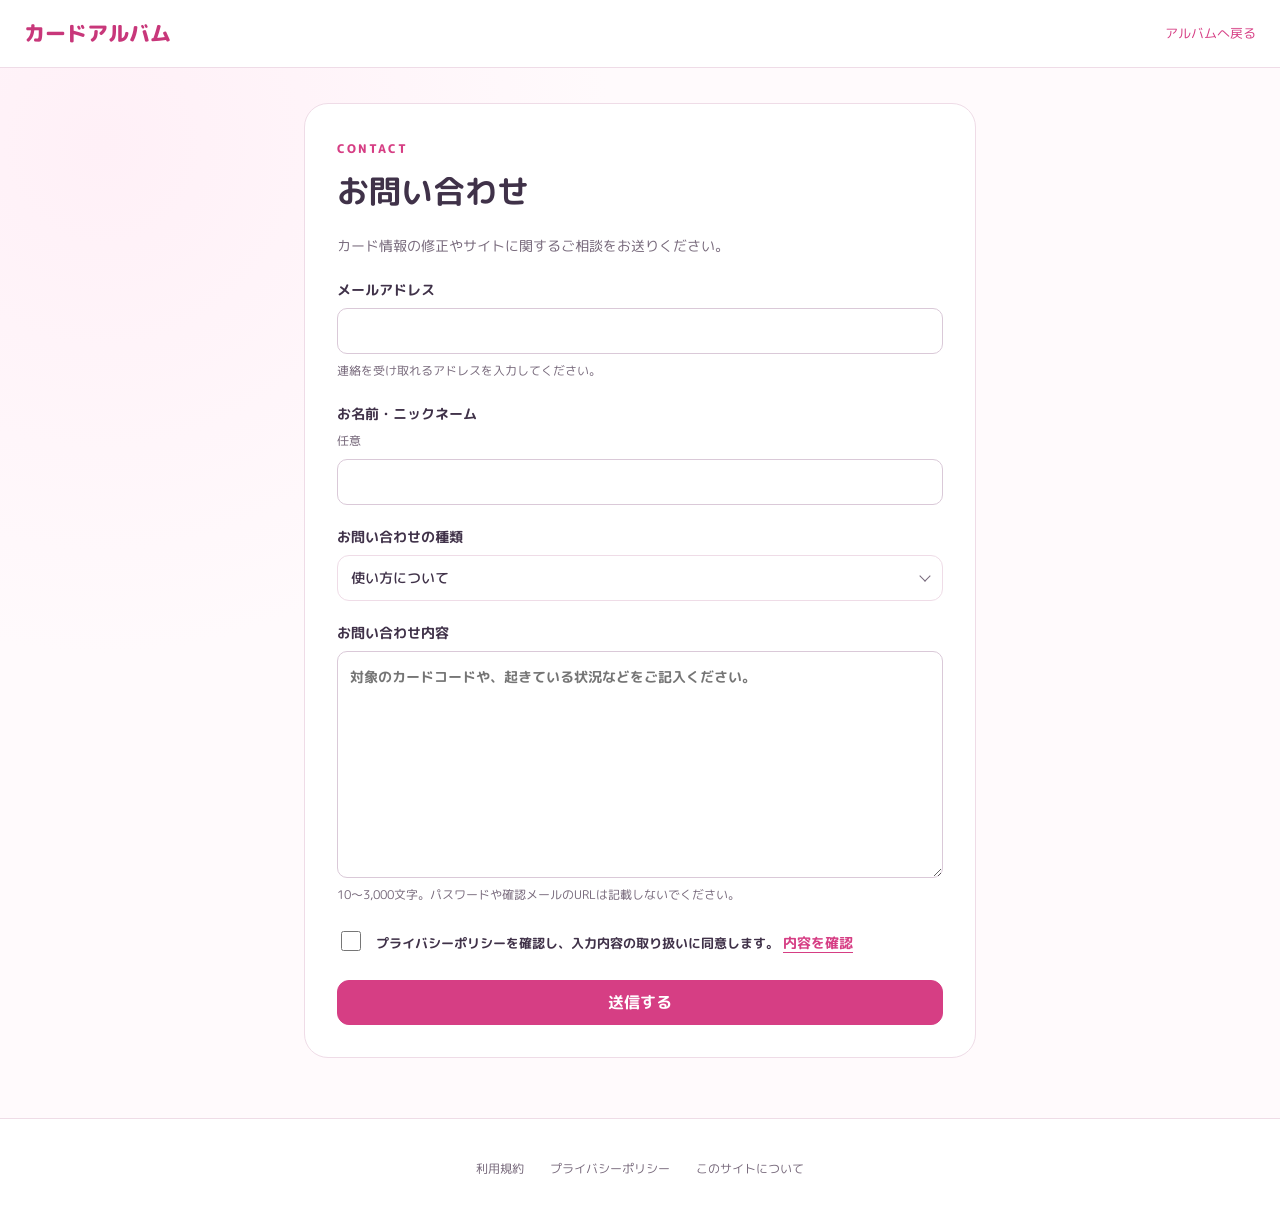
<file: contact/index.html>
<!DOCTYPE html>

<html lang="ja">
<head>
<meta charset="utf-8"/>
<meta content="width=device-width,initial-scale=1" name="viewport"/>
<title>お問い合わせ｜カードアルバム</title>
<link href="../assets/favicon.svg" rel="icon"/>
<link href="../assets/style.css?v=20261012-manual-db" rel="stylesheet"/>
<link href="../assets/dropdowns.css?v=20261012-manual-db" rel="stylesheet"/>
<script defer="" src="../assets/dropdowns.js?v=20261012-manual-db"></script>
<link href="./contact.css?v=20261012-manual-db" rel="stylesheet"/>
<script defer="" src="../assets/vendor/supabase.js?v=20261012-manual-db"></script>
<script defer="" src="../assets/config.js?v=20261012-manual-db"></script>
<script defer="" src="../assets/site-info.js?v=20261012-manual-db"></script>
<script defer src="../assets/maintenance.js?v=20261012-maintenance"></script>
<script defer="" src="./contact.js?v=20261012-maintenance"></script>
</head>
<body>
<header>
<a class="wordmark" href="../">カードアルバム</a><a class="back-link" href="../">アルバムへ戻る</a>
</header>
<main class="contact-main">
<section class="contact-panel" id="contact-panel">
<span class="eyebrow">CONTACT</span>
<h1>お問い合わせ</h1>
<p class="muted">
          カード情報の修正やサイトに関するご相談をお送りください。
        </p>
<form id="contact-form">
<div hidden="" id="contact-album-field">
<label>アルバムID</label><output class="created-album-id" id="contact-album-id"></output><small>ログイン中のアルバムIDでお問い合わせを送信します。</small>
</div>
<label>メールアドレス<input autocomplete="email" id="contact-email" maxlength="254" required="" type="email"/><small>連絡を受け取れるアドレスを入力してください。</small></label><label>お名前・ニックネーム <small>任意</small><input autocomplete="name" id="contact-name" maxlength="40" type="text"/></label><label>お問い合わせの種類<select id="contact-category">
<option value="question">使い方について</option>
<option value="correction">カード情報の修正</option>
<option value="other">その他</option>
</select></label><label>お問い合わせ内容<textarea id="contact-message" maxlength="3000" minlength="10" placeholder="対象のカードコードや、起きている状況などをご記入ください。" required="" rows="8"></textarea><small>10〜3,000文字。パスワードや確認メールのURLは記載しないでください。</small></label><label aria-hidden="true" class="contact-honeypot">Website<input autocomplete="off" id="contact-website" tabindex="-1"/></label><label class="consent"><input id="contact-consent" required="" type="checkbox"/><span>プライバシーポリシーを確認し、入力内容の取り扱いに同意します。<button class="text-button" data-info="privacy" type="button">
                内容を確認
              </button></span></label>
<p id="contact-error" role="status"></p>
<button class="primary" id="contact-submit" type="submit">
            送信する
          </button>
</form>
</section>
<section class="contact-panel" hidden="" id="contact-complete">
<span aria-hidden="true" class="confirmation-icon">✓</span>
<h1>送信しました</h1>
<p>お問い合わせを受け付けました。</p>
<p class="muted">受付番号</p>
<p class="contact-reference" id="contact-reference"></p>
<a class="contact-return" href="../">アルバムへ戻る</a>
</section>
</main>
<footer>
<div class="footer-links">
<button data-info="terms">利用規約</button><button data-info="privacy">プライバシーポリシー</button><button data-info="about">このサイトについて</button>
</div>
</footer>
<dialog aria-labelledby="info-title" id="info-dialog">
<div class="modal-top">
<h2 id="info-title"></h2>
<button aria-label="閉じる" id="legal-close">×</button>
</div>
<div class="legal-body" id="info-body"></div>
</dialog>
</body>
</html>
</file>
<file: assets/style.css>
@import url("https://fonts.googleapis.com/css2?family=M+PLUS+Rounded+1c:wght@400;500;700;800&display=swap");
:root {
  font-family:
    "M PLUS Rounded 1c", "Hiragino Maru Gothic ProN", "Yu Gothic", sans-serif;
  color: #403249;
  background: #fff8fc;
  --accent: #d63e84;
  --soft: #ffedf5;
  --line: #efdce7;
  --muted: #77697b;
  font-synthesis: none;
}
* {
  box-sizing: border-box;
}
body {
  margin: 0;
}
button,
input,
select {
  font: inherit;
}
button {
  cursor: pointer;
  border: 1px solid var(--line);
  background: white;
  border-radius: 12px;
  padding: 10px 16px;
  color: inherit;
  min-height: 44px;
}
button:disabled {
  cursor: default;
  opacity: 0.5;
}
a {
  color: var(--accent);
}
button:focus-visible,
a:focus-visible,
input:focus-visible,
select:focus-visible {
  outline: 3px solid #933ba7;
  outline-offset: 3px;
}
[hidden] {
  display: none !important;
}
header {
  padding: 18px max(24px, calc((100vw - 1280px) / 2));
  background: white;
  border-bottom: 1px solid var(--line);
  display: flex;
  align-items: center;
  justify-content: space-between;
  gap: 20px;
}
nav {
  display: flex;
  gap: 6px;
  flex-wrap: wrap;
}
nav button {
  font-size: 0.875rem;
  border: 0;
  padding: 8px 12px;
}
.wordmark {
  text-decoration: none;
  font-size: 1.3rem;
  font-weight: 800;
  white-space: nowrap;
  color: #c8377a;
}
main {
  max-width: 1280px;
  margin: auto;
  padding: 40px 24px 60px;
  min-height: 75vh;
}
h1 {
  font-size: 2rem;
  line-height: 1.5;
  margin: 8px 0 20px;
}
h2 {
  font-size: 1.25rem;
}
p {
  line-height: 1.8;
}
.eyebrow {
  font-size: 0.75rem;
  color: var(--accent);
  letter-spacing: 0.16em;
  font-weight: 800;
}
.auth {
  display: grid;
  grid-template-columns: 1fr 440px;
  gap: 70px;
  align-items: center;
  max-width: 1080px;
  margin: 35px auto;
}
.intro h1 {
  font-size: 2.8rem;
  line-height: 1.55;
}
.intro p {
  color: var(--muted);
}
.auth-panel {
  background: white;
  border: 1px solid var(--line);
  border-radius: 24px;
  padding: 32px;
  box-shadow: 0 8px 0 #f7e5ef;
}
.auth-panel h2 {
  margin: 0 0 25px;
  font-size: 1.25rem;
}
.tabs {
  display: flex;
  gap: 6px;
  margin-bottom: 25px;
  border-bottom: 1px solid var(--line);
  padding-bottom: 12px;
}
.tabs button {
  flex: 1;
  border: 0;
}
.active {
  background: var(--soft);
  color: var(--accent);
  font-weight: 700;
}
label {
  display: block;
  font-size: 0.875rem;
  font-weight: 700;
}
input,
select {
  display: block;
  width: 100%;
  border: 1px solid #dac9d8;
  border-radius: 10px;
  background: #fff;
  min-height: 46px;
  padding: 10px 12px;
  color: inherit;
  margin-top: 8px;
}
form label {
  margin-bottom: 22px;
}
small {
  font-size: 0.75rem;
  color: var(--muted);
}
.primary {
  background: var(--accent);
  color: #fff;
  border-color: var(--accent);
  font-weight: 700;
}
form .primary {
  width: 100%;
}
.text-button {
  border: 0;
  background: transparent;
  color: var(--accent);
  text-decoration: underline;
  text-underline-offset: 4px;
  font-size: 0.875rem;
}
#auth-message {
  font-size: 0.875rem;
  color: #a23e65;
}
.mini-gallery {
  display: flex;
  gap: 12px;
  margin: 32px 0;
  align-items: center;
}
.mini-gallery img {
  width: 100px;
  border-radius: 9px;
  border: 5px solid white;
  box-shadow: 0 4px 12px #e7cbdc;
}
.mini-gallery img:nth-child(2) {
  transform: rotate(7deg);
}
.mini-gallery img:first-child {
  transform: rotate(-7deg);
}
.selection-title {
  text-align: center;
  margin: 30px 0 36px;
}
.selection-title p {
  color: var(--muted);
  font-size: 0.875rem;
}
.album-options {
  max-width: 850px;
  margin: auto;
  display: grid;
  grid-template-columns: 1fr 1fr;
  gap: 32px;
}
.album {
  padding: 30px;
  background: #fff0f7;
  border: 2px solid #efc4dc;
  border-radius: 24px;
  box-shadow: 0 7px 0 #f4d6e6;
}
.album.aipri {
  background: #f0f7ff;
  border-color: #c3daf5;
  box-shadow: 0 7px 0 #dbe9fa;
}
.album span {
  display: block;
  font-weight: 800;
  font-size: 1.3rem;
  margin: 24px 0 6px;
}
.album small {
  font-size: 0.875rem;
}
.album-images {
  display: flex;
  justify-content: center;
  gap: 10px;
}
.album-images img {
  width: 30%;
  border: 4px solid white;
  border-radius: 8px;
  box-shadow: 0 3px 12px #d8bbce;
  transform: rotate(-6deg);
}
.album-images img:nth-child(2) {
  transform: rotate(6deg);
}
.collection-title {
  display: flex;
  align-items: center;
  justify-content: space-between;
  gap: 15px;
}
.collection-title h1 {
  margin-bottom: 24px;
}
.pill {
  border-radius: 30px;
  background: var(--soft);
  color: var(--accent);
  font-size: 0.875rem;
  font-weight: 700;
  padding: 7px 12px;
  display: inline-block;
}
.progress-card {
  background: #fff;
  border: 1px solid var(--line);
  border-radius: 16px;
  padding: 22px 26px;
  margin-bottom: 24px;
}
.progress-card > div:first-child {
  display: flex;
  justify-content: space-between;
  align-items: center;
  font-size: 0.875rem;
  font-weight: 700;
}
.progress-card strong {
  font-size: 1.8rem;
  color: var(--accent);
}
.progress-track {
  height: 12px;
  border-radius: 20px;
  background: #f2e8ef;
  margin: 10px 0;
  overflow: hidden;
}
.progress-track span {
  display: block;
  height: 100%;
  background: var(--accent);
  border-radius: 20px;
  transition: width 0.3s;
}
.progress-card p {
  font-size: 0.875rem;
  color: var(--muted);
  margin: 0;
}
.filter-panel {
  border: 1px solid var(--line);
  background: #fff;
  border-radius: 16px;
  padding: 24px;
}
.search-label input {
  background: #fffafd;
}
.filter-grid {
  display: grid;
  grid-template-columns: repeat(3, 1fr);
  gap: 18px;
  margin-top: 20px;
}
.filter-footer {
  display: flex;
  justify-content: space-between;
  align-items: center;
  gap: 14px;
  margin-top: 22px;
  flex-wrap: wrap;
}
.owned-tabs {
  display: flex;
  gap: 5px;
}
.owned-tabs button {
  font-size: 0.875rem;
}
.results-heading {
  display: flex;
  align-items: center;
  justify-content: space-between;
  margin-top: 26px;
  gap: 14px;
}
.results-heading span {
  font-size: 0.875rem;
  color: var(--muted);
}
.muted {
  color: var(--muted);
  font-size: 0.875rem;
}
.notice {
  font-size: 0.875rem;
  padding: 12px 18px;
  border: 1px solid #edd59e;
  background: #fff9e9;
  border-radius: 10px;
}
.card-grid {
  display: grid;
  grid-template-columns: repeat(5, minmax(0, 1fr));
  gap: 22px 18px;
}
.card {
  background: #fff;
  border: 1px solid var(--line);
  border-radius: 14px;
  overflow: hidden;
  position: relative;
}
.card.owned {
  border: 2px solid #ca83a6;
}
.card-trigger {
  border: 0;
  border-radius: 0;
  padding: 12px;
  width: 100%;
  display: block;
  text-align: left;
  background: white;
}
.card-trigger:hover {
  background: #fff6fb;
}
.card-trigger img {
  width: 100%;
  aspect-ratio: 460/670;
  object-fit: contain;
  border-radius: 8px;
  background: #f7f2f5;
}
.card-trigger .code {
  color: var(--muted);
  font-size: 0.75rem;
  display: block;
  margin: 12px 0 5px;
  word-break: break-all;
}
.card-meta {
  display: flex;
  gap: 6px;
  align-items: center;
  justify-content: space-between;
}
.card-meta .pill {
  font-size: 0.75rem;
  padding: 3px 8px;
}
.card-name {
  display: block;
  font-size: 0.9375rem;
  font-weight: 700;
  line-height: 1.6;
  margin: 10px 0 6px;
  overflow-wrap: anywhere;
}
.card-song {
  display: block;
  color: var(--muted);
  font-size: 0.8125rem;
  line-height: 1.6;
  margin: 7px 0;
}
.ownership-button {
  width: calc(100% - 24px);
  margin: 0 12px 12px;
  min-height: 40px;
  font-size: 0.875rem;
  padding: 7px;
}
.owned .ownership-button {
  background: #ffe3ef;
  border-color: #edb5d0;
  color: #a92b68;
}
.pagination {
  display: flex;
  gap: 18px;
  justify-content: center;
  align-items: center;
  margin-top: 35px;
  font-size: 0.875rem;
}
footer {
  font-size: 0.75rem;
  text-align: center;
  color: var(--muted);
  padding: 24px;
  border-top: 1px solid var(--line);
  background: white;
  line-height: 1.8;
}
footer div {
  display: flex;
  justify-content: center;
  gap: 20px;
  margin-top: 8px;
}
dialog {
  border: 1px solid var(--line);
  border-radius: 22px;
  padding: 22px;
  max-width: 900px;
  width: calc(100% - 28px);
  max-height: 92dvh;
  overflow: auto;
  color: inherit;
}
dialog::backdrop {
  background: #39233a99;
  backdrop-filter: blur(3px);
}
.modal-top {
  display: flex;
  justify-content: space-between;
  align-items: center;
  color: var(--muted);
  font-size: 0.875rem;
}
.modal-top button {
  font-size: 1.5rem;
  line-height: 1;
  padding: 6px 12px;
  border: 0;
}
.modal-body {
  display: grid;
  grid-template-columns: 1.1fr 1fr;
  gap: 30px;
  margin-top: 18px;
}
.viewer {
  display: flex;
  align-items: center;
  gap: 8px;
}
.viewer > div {
  flex: 1;
  min-width: 0;
  text-align: center;
}
.viewer img {
  width: 100%;
  max-height: 65vh;
  object-fit: contain;
}
.viewer button {
  font-size: 2rem;
  padding: 2px 9px;
  min-width: 36px;
}
.viewer span {
  display: block;
  color: var(--muted);
  font-size: 0.875rem;
  margin: 8px;
}
.modal-info h2 {
  font-size: 1.35rem;
  line-height: 1.6;
}
.modal-info dl {
  display: grid;
  grid-template-columns: 85px 1fr;
  gap: 12px;
  font-size: 0.875rem;
  line-height: 1.6;
}
.modal-info dt {
  color: var(--muted);
}
.modal-info dd {
  margin: 0;
  overflow-wrap: anywhere;
}
.modal-info .primary {
  width: 100%;
  margin: 18px 0;
}
.modal-info > a {
  display: block;
  text-align: center;
  font-size: 0.875rem;
}
#toast {
  position: fixed;
  bottom: 25px;
  left: 50%;
  transform: translateX(-50%);
  padding: 14px 24px;
  background: #443246;
  color: white;
  border-radius: 14px;
  max-width: 90vw;
  z-index: 10;
  font-size: 0.875rem;
}
.game-aipri {
  --accent: #6c4dad;
  --soft: #f1ebfc;
  --line: #e1d9ed;
  background: #faf8ff;
}
.game-aipri .progress-track span {
  background: #8b70bd;
}
@media (max-width: 1000px) {
  .card-grid {
    grid-template-columns: repeat(4, minmax(0, 1fr));
  }
  .auth {
    gap: 35px;
    grid-template-columns: 1fr 390px;
  }
  .intro h1 {
    font-size: 2.2rem;
  }
  header {
    flex-wrap: wrap;
  }
}
@media (max-width: 760px) {
  main {
    padding: 25px 16px 45px;
  }
  .auth {
    display: flex;
    flex-direction: column;
    margin: 5px auto;
    gap: 20px;
  }
  .intro {
    width: 100%;
    text-align: center;
  }
  .intro h1 {
    font-size: 1.8rem;
    margin-bottom: 10px;
  }
  .intro p {
    display: none;
  }
  .mini-gallery {
    justify-content: center;
    margin: 18px;
  }
  .mini-gallery img {
    width: 70px;
  }
  .auth-panel {
    width: 100%;
    max-width: 430px;
    padding: 24px;
  }
  .album-options {
    gap: 20px;
    grid-template-columns: 1fr;
  }
  .album {
    max-width: 450px;
    width: 100%;
    margin: auto;
  }
  .album-images img {
    width: 100px;
  }
  .filter-grid {
    grid-template-columns: repeat(2, minmax(0, 1fr));
    gap: 14px;
  }
  .filter-panel {
    padding: 18px;
  }
  .card-grid {
    grid-template-columns: repeat(3, minmax(0, 1fr));
    gap: 12px;
  }
  .modal-body {
    grid-template-columns: 1fr;
    gap: 20px;
  }
  .viewer {
    max-width: 380px;
    margin: auto;
  }
  .viewer img {
    max-height: 53vh;
  }
  .modal-info h2 {
    margin: 12px 0;
  }
  .collection-title h1 {
    font-size: 1.5rem;
  }
  .owned-tabs button {
    padding: 8px 10px;
  }
  .card-trigger {
    padding: 9px;
  }
  .card-name {
    font-size: 0.875rem;
  }
  .ownership-button {
    width: calc(100% - 16px);
    margin: 0 8px 10px;
    padding: 7px 4px;
  }
  .results-heading {
    align-items: flex-start;
    flex-direction: column;
    gap: 0;
  }
  nav button {
    font-size: 0.8125rem;
  }
  header {
    padding: 14px 16px;
    gap: 8px;
  }
}
@media (max-width: 480px) {
  .card-grid {
    grid-template-columns: repeat(2, minmax(0, 1fr));
  }
  .filter-grid {
    gap: 12px;
  }
  h1 {
    font-size: 1.6rem;
  }
  .progress-card {
    padding: 18px;
  }
  .pagination {
    gap: 8px;
  }
  .pagination button {
    padding: 8px 12px;
  }
}
@media (prefers-reduced-motion: reduce) {
  * {
    transition: none !important;
    scroll-behavior: auto !important;
  }
}
.family-tabs {
  display: flex;
  gap: 10px;
  margin: 0 0 22px;
  flex-wrap: wrap;
}
.family-tabs button {
  flex: 1;
  padding: 14px 18px;
  border: 1px solid #e7d7e4;
  background: #fff;
  border-radius: 16px;
  color: #795c77;
  font-weight: 700;
}
.family-tabs button.active {
  background: #f9e5f0;
  border-color: #d994b4;
  color: #843b61;
}
.auth-result {
  max-width: 540px;
  margin: 70px auto;
  text-align: center;
}
.auth-result .auth-panel {
  padding: 36px;
}
.auth-result h1 {
  font-size: 26px;
}
.auth-result p {
  line-height: 1.9;
  margin: 20px 0 28px;
}
.confirmation-icon {
  display: grid;
  place-items: center;
  width: 64px;
  height: 64px;
  margin: 0 auto 22px;
  border-radius: 50%;
  background: #e4f3e9;
  color: #508166;
  font-size: 32px;
}
.auth-result .primary {
  width: 100%;
}
@media (max-width: 600px) {
  .auth-result {
    margin: 32px auto;
  }
  .family-tabs button {
    padding: 12px 8px;
    font-size: 14px;
  }
}
header {
  position: relative;
}
.wordmark {
  display: flex;
  align-items: center;
  gap: 10px;
  min-width: 0;
  white-space: normal;
}
.wordmark span {
  overflow-wrap: anywhere;
  line-height: 1.5;
}
.header-card {
  width: 32px;
  height: 46px;
  object-fit: cover;
  border-radius: 5px;
  flex-shrink: 0;
}
.game-switch {
  display: flex;
  position: relative;
  padding: 4px;
  border-radius: 999px;
  background: #f2edf4;
  border: 1px solid var(--line);
  min-width: 216px;
}
.game-switch button {
  position: relative;
  z-index: 1;
  flex: 1;
  background: transparent;
  border: 0;
  border-radius: 999px;
  padding: 8px 14px;
  min-height: 38px;
  font-weight: 700;
}
.game-switch-slider {
  position: absolute;
  top: 4px;
  bottom: 4px;
  left: 4px;
  width: calc(50% - 4px);
  background: #fff;
  border-radius: 999px;
  box-shadow: 0 2px 6px #47304716;
  transition: transform 0.25s ease;
}
.game-switch.is-aipri .game-switch-slider {
  transform: translateX(100%);
}
.game-switch button[aria-pressed="true"] {
  color: var(--accent);
}
nav {
  align-items: center;
  flex-wrap: nowrap;
}
.menu-toggle {
  display: none;
  width: 44px;
  height: 44px;
  flex-shrink: 0;
  padding: 10px;
}
.menu-toggle span {
  display: block;
  height: 2px;
  width: 22px;
  background: currentColor;
  margin: 4px auto;
  transition:
    transform 0.2s,
    opacity 0.2s;
}
.menu-toggle[aria-expanded="true"] span:first-child {
  transform: translateY(6px) rotate(45deg);
}
.menu-toggle[aria-expanded="true"] span:nth-child(2) {
  opacity: 0;
}
.menu-toggle[aria-expanded="true"] span:last-child {
  transform: translateY(-6px) rotate(-45deg);
}
.collection-status {
  margin-top: 32px;
  padding-top: 18px;
  border-top: 1px solid var(--line);
}
.sync-indicator {
  display: flex;
  gap: 10px;
  align-items: center;
  min-height: 44px;
}
.sync-indicator p {
  margin: 0;
}
.sync-spinner {
  display: inline-block;
  width: 18px;
  height: 18px;
  flex-shrink: 0;
  border: 2px solid var(--line);
  border-top-color: var(--accent);
  border-radius: 50%;
  animation: sync-turn 0.9s linear infinite;
}
@keyframes sync-turn {
  to {
    transform: rotate(360deg);
  }
}
.is-updating #sync-status::after {
  content: "…";
  display: inline-block;
  animation: sync-pulse 1.3s ease-in-out infinite;
}
@keyframes sync-pulse {
  50% {
    opacity: 0.3;
  }
}
.parallel-tag {
  display: inline-block;
  margin-top: 5px;
  padding: 3px 8px;
  border-radius: 7px;
  background: #fff4d8;
  color: #80601e;
  font-size: 0.75rem;
}
#nickname-dialog {
  max-width: 440px;
}
.nickname-actions {
  display: flex;
  justify-content: flex-end;
  gap: 10px;
}
#nickname-message {
  color: #a23e65;
  font-size: 0.875rem;
}
@media (max-width: 1000px) {
  header {
    flex-wrap: nowrap;
  }
  .wordmark {
    font-size: 1.1rem;
  }
  nav button {
    padding: 8px;
  }
}
@media (max-width: 760px) {
  header {
    gap: 12px;
  }
  .wordmark {
    flex: 1;
    font-size: 1rem;
  }
  .menu-toggle {
    display: block;
  }
  nav {
    display: none;
    position: absolute;
    top: 100%;
    left: 12px;
    right: 12px;
    padding: 18px;
    background: white;
    border: 1px solid var(--line);
    border-radius: 0 0 18px 18px;
    box-shadow: 0 8px 18px #47304718;
    z-index: 20;
    align-items: stretch;
    flex-direction: column;
    gap: 10px;
  }
  nav.open {
    display: flex;
  }
  .game-switch {
    width: 100%;
  }
  .game-switch button {
    padding: 10px;
  }
  .header-card {
    width: 28px;
    height: 40px;
  }
}
@media (prefers-reduced-motion: reduce) {
  .sync-spinner,
  .is-updating #sync-status::after {
    animation: none;
  }
}
.card-marquee {
  width: 100%;
  overflow: hidden;
  margin: 30px 0 10px;
  padding: 15px 0;
  mask-image: linear-gradient(
    to right,
    transparent,
    #000 8%,
    #000 92%,
    transparent
  );
}
.marquee-track {
  display: flex;
  width: max-content;
  animation: card-ticker 92s linear infinite;
}
.marquee-group {
  display: flex;
  gap: 10px;
  padding-right: 10px;
}
.marquee-card {
  width: 112px;
  flex: none;
  padding: 7px;
  background: #fff;
  border: 1px solid var(--line);
  border-radius: 12px;
  box-shadow: 0 4px 10px #773b6410;
}
.marquee-card img {
  display: block;
  width: 96px;
  height: 140px;
  object-fit: contain;
  border-radius: 6px;
}
.marquee-card span {
  font-size: 10px;
  display: block;
  margin-top: 7px;
  color: var(--muted);
}
.card-marquee.paused .marquee-track {
  animation-play-state: paused;
}
.marquee-caption {
  display: flex;
  align-items: center;
  justify-content: space-between;
  gap: 10px;
}
.marquee-caption .text-button {
  font-size: 12px;
}
.intro {
  min-width: 0;
}
@keyframes card-ticker {
  to {
    transform: translateX(-50%);
  }
}
#nickname-dialog {
  padding: 28px;
  border-radius: 24px;
  max-width: 460px;
  background: linear-gradient(145deg, #fff, #fff8fc);
}
.nickname-heading-row {
  display: flex;
  justify-content: space-between;
  align-items: center;
}
.nickname-heading-row button {
  font-size: 24px;
  border: 0;
  background: transparent;
  padding: 0;
  width: 36px;
  min-height: 36px;
}
.nickname-intro {
  color: var(--muted);
  font-size: 14px;
  margin: 6px 0 22px;
}
#nickname-heading {
  margin: 8px 0 12px;
}
#nickname-form label {
  margin: 20px 0 6px;
}
#profile-nickname {
  background: white;
  font-size: 18px;
  min-height: 54px;
  border-radius: 12px;
}
.nickname-actions {
  margin-top: 25px;
  padding-top: 18px;
  border-top: 1px solid var(--line);
}
.nickname-actions button {
  min-width: 110px;
}
.nickname-help {
  display: block;
  margin: 8px 0;
}
.footer-links {
  display: flex;
  gap: 10px;
  flex-wrap: wrap;
  justify-content: center;
}
.footer-links button {
  border: 0;
  background: transparent;
  padding: 4px 8px;
  min-height: 36px;
  font-size: 12px;
  color: var(--muted);
}
#info-dialog {
  max-width: 760px;
}
.legal-body {
  line-height: 1.9;
  font-size: 14px;
  max-height: 70vh;
  overflow: auto;
  padding-right: 8px;
}
.legal-body h3 {
  font-size: 17px;
  margin: 24px 0 8px;
}
.legal-body p {
  margin: 8px 0;
}
.legal-body ul {
  padding-left: 22px;
}
.legal-body .effective-date {
  font-size: 12px;
  color: var(--muted);
}
@media (max-width: 760px) {
  .intro {
    max-width: 100%;
  }
  .card-marquee {
    margin: 10px 0 0;
  }
  .marquee-card {
    width: 92px;
  }
  .marquee-card img {
    width: 76px;
    height: 111px;
  }
  .marquee-caption {
    justify-content: center;
  }
  .auth {
    gap: 22px;
  }
  #nickname-dialog {
    padding: 22px;
  }
  .nickname-actions button {
    min-width: 90px;
  }
}
@media (prefers-reduced-motion: reduce) {
  .marquee-track {
    animation: none;
    transform: none;
  }
  .card-marquee {
    overflow-x: auto;
    mask-image: none;
  }
}
.marquee-card {
  padding: 6px;
}
.marquee-card img {
  width: 100%;
  height: 146px;
}
.marquee-card span,
.marquee-caption {
  display: none;
}
.contact-footer-link {
  font-size: 12px;
  text-decoration: none;
  padding: 9px 8px;
  color: var(--muted);
}
@media (max-width: 760px) {
  .marquee-card img {
    height: 116px;
  }
}
/* アルバム一覧・取得率・絞り込み */
body {
  background:
    radial-gradient(circle at 8% 12%, #fff0f7 0, transparent 32%), #fffafc;
}
.game-aipri {
  --accent: #247ca4;
  --soft: #e4f7ff;
  --line: #cde8f2;
  --muted: #627c8a;
  background:
    radial-gradient(circle at 90% 8%, #def6ff 0, transparent 36%), #f6fcff;
}
.game-aipri .progress-track span {
  background: #51b6da;
}
.progress-card {
  box-shadow: 0 5px 18px #64475b08;
  border-radius: 20px;
}
#progress-details {
  display: block;
  margin: 12px 0 0 auto;
  padding: 5px 10px;
}
.series-progress {
  display: grid;
  grid-template-columns: repeat(3, minmax(0, 1fr));
  gap: 12px;
  margin: -8px 0 24px;
}
.series-progress[hidden] {
  display: none;
}
.progress-card-small {
  padding: 16px;
  margin: 0;
  border-radius: 16px;
}
.progress-card-small > div:first-child {
  gap: 8px;
  font-size: 0.82rem;
}
.progress-card-small strong {
  font-size: 1.35rem;
  flex-shrink: 0;
}
.progress-card-small p {
  font-size: 0.75rem;
}
.filter-panel {
  padding: 0;
  overflow: hidden;
  border-radius: 20px;
  margin-bottom: 18px;
}
.filter-panel summary {
  padding: 18px 22px;
  cursor: pointer;
  font-weight: 700;
  color: var(--accent);
}
.filter-panel summary::marker {
  color: var(--accent);
}
#filter-summary {
  display: inline-block;
  font-size: 0.75rem;
  margin-left: 8px;
  color: var(--muted);
  font-weight: 500;
}
.filter-content {
  padding: 2px 22px 22px;
  border-top: 1px dashed var(--line);
}
.filter-label {
  display: flex;
  justify-content: space-between;
  align-items: center;
  gap: 8px;
}
.filter-clear {
  padding: 3px 7px;
  min-height: 28px;
  font-size: 0.72rem;
  color: var(--accent);
  border-color: var(--line);
  border-radius: 8px;
  background: #fff;
}
.filter-clear:disabled {
  opacity: 0.4;
}
.search-label {
  position: relative;
}
.search-label .filter-clear {
  position: absolute;
  top: 0;
  right: 0;
}
.search-label input {
  background: #fff;
}
.ownership-toolbar {
  display: flex;
  justify-content: center;
  margin: 18px 0 22px;
}
.owned-tabs {
  background: white;
  border: 1px solid var(--line);
  padding: 5px;
  border-radius: 100px;
  gap: 4px;
  box-shadow: 0 4px 16px #43708708;
}
.owned-tabs button {
  border: 0;
  border-radius: 100px;
  padding: 9px 20px;
  background: transparent;
}
.owned-tabs button.active {
  background: var(--soft);
  color: var(--accent);
  box-shadow: inset 0 0 0 1px var(--line);
}
.card {
  display: flex;
  flex-direction: column;
  border: 2px solid var(--line);
  border-radius: 18px;
  box-shadow: 0 4px 14px #56405208;
}
.card-trigger {
  flex: 1;
  background: transparent;
}
.card-trigger:hover {
  background: var(--soft);
}
.card .ownership-button {
  margin-top: auto;
}
.card.owned {
  border: 2px solid var(--accent);
  background: var(--soft);
  box-shadow:
    0 0 0 2px var(--soft),
    0 5px 16px #43708712;
}
.owned-badge {
  position: absolute;
  top: 8px;
  right: 8px;
  padding: 5px 9px;
  border-radius: 100px;
  background: var(--accent);
  color: white;
  font-size: 0.7rem;
  font-weight: 700;
  z-index: 1;
  pointer-events: none;
  box-shadow: 0 2px 6px #0002;
}
.ownership-button {
  background: #fff;
  color: var(--muted);
  border: 1px solid var(--line);
  border-radius: 11px;
  font-weight: 700;
}
.owned .ownership-button,
.ownership-button.is-owned {
  background: var(--accent);
  color: white;
  border-color: var(--accent);
}
#modal-owned {
  width: 100%;
  margin: 16px 0 12px;
  min-height: 46px;
}
.family-tabs {
  flex-wrap: nowrap;
  gap: 14px;
}
.family-tabs button {
  display: flex;
  align-items: center;
  gap: 14px;
  min-width: 0;
  text-align: left;
  padding: 12px 16px;
  color: #627c8a;
  border: 2px solid var(--line);
  background: #fff;
  box-shadow: 0 4px 16px #43708708;
  border-radius: 20px;
}
.family-tabs button img {
  width: 54px;
  height: 76px;
  object-fit: contain;
  border-radius: 8px;
  transform: rotate(-5deg);
  flex-shrink: 0;
}
.family-tabs button > span:not(.family-check) {
  display: flex;
  flex-direction: column;
  gap: 5px;
}
.family-tabs button small {
  font-weight: 500;
  font-size: 0.7rem;
}
.family-tabs button strong {
  font-size: 1rem;
}
.family-tabs button.active {
  color: var(--accent);
  border-color: #67bedc;
  background: linear-gradient(120deg, #e7f8ff, #fff);
}
.family-check {
  margin-left: auto;
  color: var(--accent);
  font-size: 1.1rem;
}
@media (max-width: 700px) {
  .series-progress {
    grid-template-columns: repeat(2, minmax(0, 1fr));
  }
  .family-tabs {
    gap: 8px;
  }
  .family-tabs button {
    padding: 10px 8px;
    gap: 8px;
    border-radius: 15px;
  }
  .family-tabs button img {
    width: 36px;
    height: 53px;
  }
  .family-tabs button strong {
    font-size: 0.76rem;
  }
  .family-tabs button small {
    font-size: 0.6rem;
  }
  .family-check {
    display: none;
  }
  .owned-tabs button {
    padding: 9px 15px;
    font-size: 0.8rem;
  }
  .owned-badge {
    font-size: 0.6rem;
    padding: 4px 7px;
  }
  .filter-panel {
    padding: 0;
  }
  .filter-panel summary {
    padding: 16px;
  }
  .filter-content {
    padding: 2px 16px 18px;
  }
}
@media (max-width: 380px) {
  .family-tabs button small {
    display: none;
  }
  .series-progress {
    grid-template-columns: 1fr;
  }
}
/* 閉じている時も適用条件を表示 */
.active-filters {
  display: flex;
  align-items: center;
  flex-wrap: wrap;
  gap: 8px;
  margin: -4px 0 18px;
}
.active-filters-label {
  font-size: 0.75rem;
  color: var(--muted);
  padding-right: 4px;
}
.filter-chip {
  display: inline-flex;
  align-items: center;
  gap: 9px;
  max-width: 100%;
  border: 1px solid var(--line);
  border-radius: 100px;
  background: var(--soft);
  color: var(--accent);
  padding: 7px 12px;
  font-size: 0.76rem;
  text-align: left;
}
.filter-chip > span:first-child {
  min-width: 0;
  overflow-wrap: anywhere;
}
.filter-chip-close {
  flex-shrink: 0;
  display: grid;
  place-items: center;
  width: 19px;
  height: 19px;
  border-radius: 50%;
  background: #fff;
  font-size: 1rem;
}
.filter-chip:hover {
  border-color: var(--accent);
}
.no-active-filters {
  font-size: 0.78rem;
  color: var(--muted);
}
@media (max-width: 700px) {
  .filter-chip {
    font-size: 0.71rem;
    padding: 6px 10px;
  }
}
.family-tabs button:not(.active) img {
  filter: grayscale(1);
  opacity: 0.65;
}
.family-tabs button.active img {
  filter: none;
  opacity: 1;
}
.family-tabs button img {
  transition:
    filter 0.2s ease,
    opacity 0.2s ease;
}
/* 適用条件タグと所持状態スライダー */
.filter-chip {
  border-radius: 12px;
  padding: 8px 10px 8px 12px;
  gap: 10px;
  background: #fff;
  border-color: var(--line);
  box-shadow: 0 2px 6px #43708708;
  line-height: 1.5;
}
.filter-chip > span:first-child {
  color: var(--muted);
}
.filter-chip strong {
  color: var(--accent);
  font-weight: 700;
}
.filter-chip-close {
  position: relative;
  display: block;
  width: 22px;
  height: 22px;
  padding: 0;
  font-size: 0;
  line-height: 0;
  background: var(--soft);
  border-radius: 50%;
}
.filter-chip-close::before,
.filter-chip-close::after {
  content: "";
  position: absolute;
  left: 50%;
  top: 50%;
  width: 9px;
  height: 1.5px;
  border-radius: 2px;
  background: var(--accent);
  transform: translate(-50%, -50%) rotate(45deg);
}
.filter-chip-close::after {
  transform: translate(-50%, -50%) rotate(-45deg);
}
.filter-chip:hover {
  background: var(--soft);
}
.filter-chip:focus-visible {
  outline: 2px solid var(--accent);
  outline-offset: 3px;
}
.owned-tabs {
  --owned-index: 0;
  position: relative;
  isolation: isolate;
  display: grid;
  grid-template-columns: repeat(3, minmax(0, 1fr));
  width: min(100%, 420px);
  gap: 0;
  padding: 5px;
}
.owned-tabs-slider {
  position: absolute;
  z-index: 0;
  left: 5px;
  top: 5px;
  bottom: 5px;
  width: calc((100% - 12px) / 3);
  border-radius: 100px;
  background: var(--soft);
  border: 1px solid var(--line);
  box-shadow: 0 2px 5px #4370870c;
  transform: translateX(calc(var(--owned-index) * 100%));
  transition: transform 0.28s cubic-bezier(0.22, 0.8, 0.3, 1);
  pointer-events: none;
}
.owned-tabs button {
  position: relative;
  z-index: 1;
  min-width: 0;
  white-space: nowrap;
  padding: 9px 8px;
  background: transparent;
  transition: color 0.2s ease;
}
.owned-tabs button.active {
  background: transparent;
  box-shadow: none;
  color: var(--accent);
}
@media (prefers-reduced-motion: reduce) {
  .owned-tabs-slider {
    transition: none;
  }
}
/* 表示件数と番号付きページ移動 */
.results-controls {
  display: flex;
  align-items: center;
  gap: 16px;
  flex-wrap: wrap;
  justify-content: flex-end;
}
.display-count {
  display: flex;
  align-items: center;
  gap: 8px;
  font-size: 0.8rem;
  color: var(--muted);
  white-space: nowrap;
}
.display-count select {
  width: auto;
  min-height: 36px;
  margin: 0;
  padding: 5px 28px 5px 10px;
  border-color: var(--line);
  background: white;
}
.pagination {
  flex-wrap: wrap;
  gap: 10px;
}
#page-numbers {
  position: static;
  inset: auto;
  padding: 0;
  border: 0;
  border-radius: 0;
  background: transparent;
  box-shadow: none;
  z-index: auto;
  flex-direction: row;
  display: flex;
  flex-wrap: wrap;
  justify-content: center;
  align-items: center;
  gap: 6px;
}
#page-numbers button {
  min-width: 38px;
  min-height: 38px;
  padding: 6px 9px;
  border-radius: 11px;
}
#page-numbers button[aria-current="page"] {
  background: var(--accent);
  color: white;
  border-color: var(--accent);
  font-weight: 700;
}
.page-gap {
  padding: 0 3px;
  color: var(--muted);
}
#page-info {
  font-size: 0.75rem;
  color: var(--muted);
}
@media (max-width: 700px) {
  .results-heading {
    align-items: flex-start;
    flex-wrap: wrap;
  }
  .results-controls {
    width: 100%;
    justify-content: space-between;
    gap: 8px;
  }
  #page-numbers button {
    min-width: 34px;
    min-height: 36px;
    padding: 6px;
  }
  .pagination > #prev,
  .pagination > #next {
    font-size: 0.75rem;
    padding: 8px 10px;
  }
}
/* 総合取得率と所持枚数 */
#collection > .progress-card {
  position: relative;
  padding: 24px 28px;
  border: 1px solid var(--line);
  border-radius: 24px;
  background: linear-gradient(125deg, #fff 20%, var(--soft));
  box-shadow: 0 8px 24px #4370870a;
}
#collection > .progress-card > div:first-child > span {
  font-size: 0.9rem;
  font-weight: 700;
  color: var(--muted);
}
#collection > .progress-card strong {
  font-size: 2.6rem;
  letter-spacing: -0.05em;
  line-height: 1.2;
}
#collection > .progress-card .progress-track {
  height: 8px;
  border-radius: 20px;
  margin-top: 16px;
}
#collection > .progress-card p {
  padding-right: 48px;
}
#progress-details {
  position: absolute;
  right: 20px;
  bottom: 18px;
  margin: 0;
  width: 36px;
  height: 36px;
  padding: 0;
  border-radius: 50%;
  display: grid;
  place-items: center;
  background: #fff;
  color: var(--accent);
  border: 1px solid var(--line);
  font-size: 1.1rem;
}
.quantity-controls {
  margin: 0 0 18px;
  padding: 14px 16px;
  border: 1px solid var(--line);
  background: var(--soft);
  border-radius: 16px;
  display: flex;
  align-items: center;
  justify-content: space-between;
  gap: 12px;
}
.quantity-controls > span {
  font-size: 0.85rem;
  color: var(--muted);
  font-weight: 700;
}
.quantity-controls > div {
  display: flex;
  align-items: center;
  gap: 12px;
}
.quantity-controls button {
  width: 40px;
  height: 40px;
  padding: 0;
  border-radius: 50%;
  background: white;
  color: var(--accent);
  font-size: 1.4rem;
  display: grid;
  place-items: center;
}
.quantity-controls output {
  min-width: 52px;
  text-align: center;
  font-size: 1.1rem;
  font-weight: 700;
  color: var(--accent);
}
.owned-badge {
  min-width: 64px;
  text-align: center;
  font-variant-numeric: tabular-nums;
}
/* 確率確認ページ */
.probability-page {
  max-width: 1000px;
  margin: 0 auto;
  padding-bottom: 32px;
}
.probability-page > .muted {
  line-height: 1.8;
}
.probability-summary,
.probability-detail {
  padding: 24px;
  margin-top: 24px;
  border: 1px solid var(--line);
  border-radius: 22px;
  background: #fff;
}
.probability-summary h2,
.probability-detail h2 {
  font-size: 1.1rem;
  margin: 0;
}
.probability-grid {
  display: grid;
  grid-template-columns: repeat(4, minmax(0, 1fr));
  gap: 14px;
  margin-top: 18px;
}
.rarity-stat {
  padding: 18px;
  border-radius: 16px;
  background: var(--soft);
  border: 1px solid var(--line);
}
.rarity-stat > strong {
  display: block;
  font-size: 1.9rem;
  margin: 12px 0;
  color: var(--accent);
}
.rarity-stat small {
  display: block;
  margin-top: 10px;
}
.probability-detail-heading {
  display: flex;
  align-items: center;
  justify-content: space-between;
  gap: 16px;
  flex-wrap: wrap;
}
.probability-detail-heading label {
  font-size: 0.8rem;
  color: var(--muted);
}
.probability-detail-heading select {
  margin-top: 4px;
  background: #fff;
  border-color: var(--line);
}
.cost-toggle {
  display: flex;
  align-items: center;
  gap: 10px;
  padding: 12px 0;
  font-size: 0.85rem;
  color: var(--muted);
  cursor: pointer;
}
.cost-toggle input {
  width: 18px;
  height: 18px;
  accent-color: var(--accent);
  margin: 0;
}
.cost-box {
  padding: 14px 18px;
  border-radius: 12px;
  background: var(--soft);
  color: var(--accent);
  font-weight: 700;
}
@media (max-width: 700px) {
  #collection > .progress-card {
    padding: 20px;
  }
  #collection > .progress-card strong {
    font-size: 2.2rem;
  }
  .probability-grid {
    grid-template-columns: repeat(2, minmax(0, 1fr));
    gap: 10px;
  }
  .probability-summary,
  .probability-detail {
    padding: 18px;
  }
  .rarity-stat {
    padding: 14px;
  }
  .rarity-stat > strong {
    font-size: 1.6rem;
  }
  .cost-toggle {
    align-items: flex-start;
  }
  .cost-toggle input {
    flex-shrink: 0;
  }
}
/* 一覧と詳細の仕上げ */
button:focus-visible,
a:focus-visible {
  outline: 2px solid var(--line);
  outline-offset: 2px;
}
input:focus-visible,
select:focus-visible {
  outline: 1px solid var(--line);
  outline-offset: 1px;
  box-shadow: 0 0 0 2px var(--soft);
}
select {
  border-color: var(--line);
}
#collection > .progress-card {
  background: #fff;
  box-shadow: 0 4px 16px #43708706;
}
#collection > .progress-card p {
  padding-right: 34px;
}
#progress-details {
  background: transparent;
  border: 0;
  box-shadow: none;
  border-radius: 0;
  color: var(--muted);
  right: 22px;
  bottom: 18px;
}
.progress-chevron {
  display: block;
  width: 10px;
  height: 10px;
  border-right: 1.6px solid currentColor;
  border-bottom: 1.6px solid currentColor;
  transform: rotate(45deg);
  transition: transform 0.2s ease;
}
#progress-details[aria-expanded="true"] .progress-chevron {
  transform: rotate(225deg);
}
.active-filters {
  gap: 6px;
}
.active-filters-label {
  font-size: 0.68rem;
}
.filter-chip {
  border-radius: 9px;
  padding: 4px 7px 4px 9px;
  gap: 7px;
  font-size: 0.68rem;
  box-shadow: none;
}
.filter-chip-close {
  width: 18px;
  height: 18px;
}
.filter-chip-close::before,
.filter-chip-close::after {
  width: 7px;
  height: 1px;
}
.card {
  transition:
    background 0.16s ease,
    box-shadow 0.16s ease;
}
.card-trigger,
.card-trigger:hover {
  background: transparent;
}
.card:hover {
  background: var(--soft);
  box-shadow: 0 5px 16px #43708712;
}
.card.owned:hover {
  background: var(--soft);
}
.card-image-frame {
  display: block;
  position: relative;
  width: 100%;
  aspect-ratio: 460 / 670;
  overflow: hidden;
  border-radius: 8px;
  background: #f7f4f6;
}
.game-aipri .card-image-frame {
  background: #f0f7fa;
}
.card-image-frame img {
  display: block;
  width: 100%;
  height: 100%;
  aspect-ratio: auto;
  border-radius: 0;
  background: transparent;
  object-fit: contain;
}
.card-image-frame.landscape img {
  position: absolute;
  left: 50%;
  top: 50%;
  width: calc(100% * 670 / 460);
  height: calc(100% * 460 / 670);
  transform: translate(-50%, -50%) rotate(90deg);
  max-width: none;
}
#nav > button {
  transition:
    background 0.16s ease,
    color 0.16s ease;
}
#nav > button:hover {
  background: var(--soft);
  color: var(--accent);
}
.probability-grid {
  display: block;
  min-width: 0;
}
.distribution-bar {
  display: flex;
  width: 100%;
  height: 22px;
  border-radius: 100px;
  overflow: hidden;
  background: #f0f2f5;
  margin: 20px 0 18px;
}
.distribution-segment {
  height: 100%;
  min-width: 0;
  flex-shrink: 0;
}
.probability-table {
  width: 100%;
  border-collapse: collapse;
  table-layout: fixed;
  font-size: 0.88rem;
}
.probability-table th,
.probability-table td {
  padding: 12px 8px;
  border-bottom: 1px solid var(--line);
  overflow-wrap: anywhere;
}
.probability-table th:first-child {
  width: 46%;
  text-align: left;
}
.probability-table th {
  font-weight: 500;
}
.probability-table thead th {
  font-size: 0.75rem;
  color: var(--muted);
}
.probability-table th:not(:first-child),
.probability-table td {
  text-align: right;
  font-variant-numeric: tabular-nums;
}
.probability-table tbody td:last-child {
  color: var(--accent);
  font-weight: 700;
}
.probability-table tbody tr:last-child th,
.probability-table tbody tr:last-child td {
  border-bottom: 0;
}
.rarity-dot {
  display: inline-block;
  width: 9px;
  height: 9px;
  margin-right: 8px;
  border-radius: 50%;
}
.probability-detail-heading {
  align-items: center;
}
.probability-detail-heading label {
  min-width: 0;
  max-width: 100%;
}
.probability-detail-heading select {
  max-width: 100%;
}
@media (max-width: 700px) {
  .filter-chip {
    font-size: 0.64rem;
    padding: 4px 6px 4px 8px;
  }
  #collection > .progress-card strong {
    font-size: 2rem;
  }
  .probability-table {
    font-size: 0.8rem;
  }
  .probability-table th,
  .probability-table td {
    padding: 11px 4px;
  }
  .distribution-bar {
    height: 18px;
  }
  .probability-summary,
  .probability-detail {
    padding: 16px;
  }
  .rarity-dot {
    width: 8px;
    height: 8px;
    margin-right: 6px;
  }
}
@media (hover: none) {
  .card:hover {
    box-shadow: 0 4px 14px #56405208;
  }
}
@media (prefers-reduced-motion: reduce) {
  .progress-chevron {
    transition: none;
  }
}
/* カードの上端と操作位置を揃える */
.card-trigger {
  display: flex;
  flex-direction: column;
  justify-content: flex-start;
  align-items: stretch;
}
.card-image-frame {
  flex: none;
}
.card-name {
  display: block;
}
.incomplete-badge {
  position: absolute;
  left: 8px;
  top: 8px;
  z-index: 2;
  width: 22px;
  height: 22px;
  display: grid;
  place-items: center;
  border-radius: 50%;
  color: #a33e50;
  background: #ffe1e6;
  border: 1px solid #efbdc6;
  font-size: 14px;
  font-weight: 800;
  pointer-events: none;
}
.filter-chip {
  min-height: 0;
  line-height: 1.1;
  padding: 2px 6px 2px 8px;
}
.filter-chip-close {
  width: 14px;
  height: 14px;
  flex: none;
}
.family-check {
  display: none;
}
.marquee-card {
  width: 122px;
}
.marquee-card img {
  height: 160px;
}
.distribution-bar {
  height: 30px;
}
.distribution-segment {
  display: flex;
  align-items: center;
  justify-content: center;
  overflow: hidden;
  min-width: 0;
}
.segment-label {
  color: #fff;
  font-size: 0.72rem;
  font-weight: 800;
  white-space: nowrap;
  text-shadow: 0 1px 2px #0002;
}
.probability-detail-heading label {
  display: flex;
  flex-direction: row;
  align-items: center;
  gap: 10px;
}
.probability-detail-heading select {
  margin: 0;
  min-width: 0;
}
.cost-toggle {
  position: relative;
  width: fit-content;
  max-width: 100%;
  margin: 26px auto 8px;
  gap: 12px;
  line-height: 1.5;
}
.cost-toggle input {
  position: absolute;
  width: 1px;
  height: 1px;
  opacity: 0;
}
.switch-track {
  width: 44px;
  height: 25px;
  border-radius: 30px;
  flex: none;
  background: #cbd1d6;
  padding: 3px;
  transition: background 0.2s;
}
.switch-track::before {
  content: "";
  display: block;
  width: 19px;
  height: 19px;
  border-radius: 50%;
  background: white;
  box-shadow: 0 1px 4px #0002;
  transition: transform 0.2s;
}
.cost-toggle input:checked + .switch-track {
  background: var(--accent);
}
.cost-toggle input:checked + .switch-track::before {
  transform: translateX(19px);
}
.cost-toggle input:focus-visible + .switch-track {
  outline: 2px solid var(--accent);
  outline-offset: 3px;
}
.cost-toggle small {
  display: block;
  font-size: 0.7rem;
}
.detail-navigation {
  display: flex;
  justify-content: space-between;
  gap: 12px;
  padding: 0 0 16px;
}
.detail-navigation button {
  font-size: 0.78rem;
  border: 1px solid var(--line);
  background: var(--soft);
  border-radius: 10px;
  padding: 8px 12px;
}
dialog button {
  transition:
    background 0.15s,
    color 0.15s;
}
dialog button:active,
dialog button.tap-feedback {
  background: var(--line);
  color: var(--accent);
}
.field-error {
  display: block;
  color: #a83d55;
  font-size: 0.76rem;
  margin-top: 6px;
  line-height: 1.5;
}
input[aria-invalid="true"] {
  border-color: #dba9b4;
  background: #fff8fa;
}
@media (max-width: 760px) {
  .marquee-card {
    width: 103px;
  }
  .marquee-card img {
    height: 128px;
  }
  .distribution-bar {
    height: 26px;
  }
  .segment-label {
    font-size: 0.63rem;
  }
  .filter-chip {
    padding: 2px 5px 2px 7px;
  }
  .probability-detail-heading {
    gap: 12px;
  }
  .detail-navigation button {
    padding: 8px 10px;
  }
}
.marquee-card img {
  width: 100%;
}
/* やわらかな色とコンパクトな操作 */
.filter-chip {
  padding-top: 4px;
  padding-bottom: 4px;
}
.detail-navigation {
  padding: 18px 0 0;
  margin-top: 16px;
  border-top: 1px solid var(--line);
}
.probability-detail-heading label {
  flex-wrap: nowrap;
  writing-mode: horizontal-tb;
}
.series-select-label {
  flex: none;
  white-space: nowrap;
  writing-mode: horizontal-tb;
}
.segment-label {
  text-shadow: 0 1px 3px #44335045;
}
.cost-toggle {
  padding: 12px 18px;
  border: 1px solid var(--line);
  background: #fff;
  border-radius: 18px;
  box-shadow: 0 3px 14px #526c7e08;
  color: inherit;
  transition:
    background 0.2s,
    border-color 0.2s;
}
.cost-toggle:has(input:checked) {
  background: var(--soft);
  border-color: var(--accent);
}
.cost-toggle:hover {
  background: var(--soft);
}
.cost-toggle small {
  color: var(--muted);
  margin-top: 1px;
  font-weight: 400;
}
.switch-track {
  background: #dce2e7;
  box-shadow: inset 0 1px 3px #526c7e12;
}
.cost-toggle input:checked + .switch-track {
  background: var(--accent);
}
@media (max-width: 760px) {
  .filter-chip {
    padding-top: 4px;
    padding-bottom: 4px;
  }
  .cost-toggle {
    padding: 11px 15px;
  }
  .probability-detail-heading label {
    max-width: 100%;
  }
}
/* 小さな画面の操作とフッター */
.filter-chip {
  padding-top: 5px;
  padding-bottom: 5px;
}
.footer-note {
  margin: 0;
  font-size: clamp(9px, 2.6vw, 12px);
  line-height: 1.7;
  text-wrap: pretty;
}
@media (max-width: 760px) {
  #detail .detail-navigation {
    display: none;
  }
  .filter-chip {
    padding-top: 5px;
    padding-bottom: 5px;
  }
  footer {
    padding: 20px 10px;
  }
  footer .footer-links {
    gap: 6px;
    flex-wrap: wrap;
    align-items: center;
  }
  footer .footer-links button,
  footer .footer-links .contact-footer-link {
    font-size: clamp(9px, 2.6vw, 11px);
    white-space: nowrap;
    padding: 6px 2px;
    line-height: 1.4;
    margin: 0;
  }
}
/* ヘッダーの操作ボタンは全て同じ文字・配置にする */
#nav > :is(#probability-back, #probability-open, #edit-nickname, #logout) {
  display: inline-flex;
  align-items: center;
  justify-content: center;
  text-align: center;
  font-family: inherit;
  font-size: 0.875rem;
  font-weight: 400;
  line-height: 1.5;
  letter-spacing: normal;
  padding: 8px 12px;
  margin: 0;
  border: 0;
  border-radius: 10px;
  background: transparent;
  color: inherit;
  box-shadow: none;
  text-decoration: none;
}
#nav
  > :is(#probability-back, #probability-open, #edit-nickname, #logout):hover {
  background: var(--soft);
  color: var(--accent);
}
.filter-chip {
  height: auto;
  max-height: none;
  line-height: 1.6;
  overflow: visible;
  padding-top: 5px;
  padding-bottom: 5px;
}
.filter-chip > span:first-child {
  line-height: 1.6;
  padding: 1px 0;
  overflow: visible;
}
@media (max-width: 700px) {
  #nav > :is(#probability-back, #probability-open, #edit-nickname, #logout) {
    font-size: 0.8125rem;
  }
}

/* 読みやすく、操作位置を揃える */
dialog {
  border: 0;
  border-radius: 24px;
  padding: 24px;
  box-shadow: 0 22px 80px #45394d30;
}
dialog::backdrop {
  background: #30283b66;
  backdrop-filter: blur(4px);
}
.modal-top {
  align-items: center;
  margin-bottom: 20px;
}
#close,
#legal-close,
#nickname-top-close {
  border: 0 !important;
  box-shadow: none !important;
  background: transparent;
  border-radius: 10px;
  width: 36px;
  height: 36px;
  min-height: 36px;
  padding: 0;
  display: grid;
  place-items: center;
  font-size: 24px;
  color: var(--muted);
}
#close:hover,
#legal-close:hover,
#nickname-top-close:hover {
  background: var(--soft);
}
.card-trigger .code {
  font-size: 0.68rem;
  margin-top: 7px;
  line-height: 1.35;
}
.card-meta {
  margin: 4px 0;
  gap: 4px;
}
.card-meta .pill {
  font-size: 0.62rem;
  padding: 2px 6px;
}
.card-name {
  margin: 4px 0 0;
  line-height: 1.4;
  font-size: 0.8rem;
}
.card-song {
  margin-top: 4px;
  line-height: 1.4;
  font-size: 0.67rem;
}
.filter-footer {
  display: flex;
  justify-content: flex-end;
}
#reset {
  border: 1px solid var(--line);
  border-radius: 12px;
  padding: 8px 14px;
  background: #fff;
  color: var(--muted);
  font-size: 0.76rem;
  text-decoration: none;
}
#reset:hover {
  background: var(--soft);
  color: var(--accent);
}
#filtered-rate {
  display: flex;
  align-items: center;
  flex-wrap: wrap;
  gap: 7px;
  background: var(--soft);
  border: 1px solid var(--line);
  border-radius: 12px;
  padding: 8px 11px;
}
#filtered-rate:empty {
  display: none;
}
.rate-caption {
  font-size: 0.65rem;
  color: var(--muted);
}
#filtered-rate strong {
  font-size: 0.92rem;
  color: var(--accent);
}
.rate-fraction {
  font-size: 0.67rem;
  color: var(--muted);
}
#collection > .progress-card {
  padding-bottom: 18px;
}
.progress-bottom {
  display: flex;
  align-items: center;
  justify-content: space-between;
  gap: 12px;
  margin-top: 10px;
}
.progress-bottom #progress-count {
  margin: 0;
  padding: 0;
  flex: 1;
}
.progress-bottom #progress-details {
  position: static;
  flex: none;
  margin: 0;
  border: 0;
  background: transparent;
  box-shadow: none;
  width: 32px;
  height: 32px;
}
.pagination {
  flex-wrap: nowrap;
  gap: 8px;
}
#page-numbers {
  flex-direction: row;
  flex-wrap: nowrap;
  min-width: 0;
  align-items: center;
}
.help-dialog {
  width: min(840px, calc(100vw - 24px));
}
.help-intro {
  color: var(--muted);
}
.help-steps {
  display: grid;
  grid-template-columns: repeat(2, minmax(0, 1fr));
  gap: 18px;
}
.help-step {
  border: 1px solid var(--line);
  border-radius: 18px;
  background: #fff;
  overflow: hidden;
}
.help-step img {
  display: block;
  width: 100%;
  height: auto;
  background: var(--soft);
}
.help-step h3 {
  margin: 16px 16px 8px;
  font-size: 1rem;
}
.help-step p {
  margin: 0 16px 18px;
  line-height: 1.8;
  font-size: 0.82rem;
}
.help-step b {
  color: var(--accent);
}
@media (max-width: 760px) {
  input:not([type="checkbox"]):not([type="radio"]),
  textarea,
  select {
    font-size: 16px !important;
  }
  .results-heading {
    width: 100%;
  }
  .results-controls {
    width: 100%;
    display: grid;
    grid-template-columns: minmax(0, 1fr) auto;
    align-items: center;
    gap: 10px;
  }
  .results-controls .display-count {
    justify-self: end;
    margin-left: auto;
  }
  #filtered-rate {
    gap: 3px 6px;
    padding: 7px 8px;
  }
  .rate-caption {
    width: 100%;
  }
  .display-count {
    gap: 5px;
    font-size: 0.7rem;
  }
  .display-count select {
    max-width: 108px;
  }
  .pagination {
    width: 100%;
    justify-content: center;
    gap: 5px;
  }
  #prev,
  #next {
    white-space: nowrap;
    padding: 6px 8px;
    font-size: 0.7rem;
    flex: none;
    min-height: 34px;
  }
  #page-numbers {
    display: flex;
    gap: 3px;
  }
  #page-numbers button {
    min-width: 25px;
    min-height: 32px;
    padding: 5px 4px;
    font-size: 0.7rem;
  }
  .page-gap {
    padding: 0 2px;
    font-size: 0.7rem;
  }
  dialog {
    padding: 18px;
    border-radius: 20px;
    max-width: calc(100vw - 20px);
  }
  .help-steps {
    grid-template-columns: 1fr;
  }
  .card-trigger {
    padding: 9px;
  }
  .card-name {
    font-size: 0.74rem;
  }
  .card-song {
    font-size: 0.63rem;
  }
}
#help-open {
  font-size: 14px;
  font-weight: 400;
  line-height: 1.5;
  text-align: center;
  justify-content: center;
  display: inline-flex;
  padding: 8px 12px;
}
@media (max-width: 760px) {
  #help-open {
    font-size: 13px;
    width: 100%;
  }
}
/* 検索の入口に余白、スライド画像の向きを統一 */
#filter-panel .filter-content {
  padding-top: 20px;
}
.marquee-card .marquee-image-frame {
  display: block;
  position: relative;
  width: 100%;
  height: 160px;
  overflow: hidden;
  border-radius: 6px;
}
.marquee-card .marquee-image-frame > img {
  display: block;
  width: 100%;
  height: 100%;
  object-fit: contain;
}
.marquee-card .marquee-image-frame.landscape > img {
  position: absolute;
  left: 50%;
  top: 50%;
  width: calc(100% * 670 / 460);
  height: calc(100% * 460 / 670);
  max-width: none;
  transform: translate(-50%, -50%) rotate(90deg);
}
@media (max-width: 760px) {
  #filter-panel .filter-content {
    padding-top: 18px;
  }
  .marquee-card .marquee-image-frame {
    height: 128px;
  }
}
#logout-dialog {
  width: min(460px, calc(100vw - 24px));
}
#logout-dialog .modal-top h2 {
  margin: 0;
  font-size: 1.15rem;
}
#logout-dialog p {
  font-size: 0.85rem;
  line-height: 1.8;
}
#logout-close {
  border: 0;
  background: transparent;
  box-shadow: none;
  font-size: 24px;
  padding: 0;
  width: 36px;
  height: 36px;
  min-height: 36px;
}
.account-actions {
  display: flex;
  justify-content: flex-end;
  gap: 10px;
  margin-top: 20px;
}
.account-delete-link {
  display: block;
  border: 0;
  background: transparent;
  color: #a25767;
  font-size: 0.75rem;
  margin: 18px auto 0;
  padding: 6px;
}
.danger-button {
  background: #b94e67;
  border-color: #b94e67;
  color: white;
}
#account-action-message {
  color: #a25767;
}
/* アルバムIDによる登録 */
.signup-flow {
  width: 100%;
}
.signup-steps {
  display: flex;
  gap: 8px;
  list-style: none;
  padding: 0;
  margin: 4px 0 24px;
}
.signup-steps li {
  flex: 1;
  text-align: center;
  font-size: 12px;
  color: #8c8591;
  border-bottom: 3px solid #eee7ef;
  padding: 8px 0;
}
.signup-steps li.active {
  color: #a9517e;
  border-color: #db8cb2;
  font-weight: 700;
}
#signup-flow input:not([type="checkbox"]),
#auth-form input {
  font-size: 16px;
}
#signup-flow form {
  display: grid;
  gap: 12px;
}
#signup-id-step {
  display: grid;
  gap: 16px;
}
#signup-flow [hidden] {
  display: none !important;
}
#issued-id-panel {
  background: #fbf6fa;
  border: 1px solid #eee0eb;
  border-radius: 18px;
  padding: 18px;
  text-align: center;
}
#issued-album-id,
#account-id-value {
  display: block;
  font-size: clamp(24px, 6vw, 34px);
  letter-spacing: 0.12em;
  font-weight: 700;
  font-family: ui-monospace, monospace;
  margin: 10px 0 16px;
  color: #774365;
  overflow-wrap: anywhere;
}
.id-save-note {
  font-size: 13px;
  line-height: 1.8;
  color: #80566b;
}
#signup-flow small {
  font-size: 12px;
  color: #8e8490;
  line-height: 1.7;
}
#signup-flow label {
  display: block;
  line-height: 1.7;
}
#signup-flow input[type="checkbox"] {
  width: auto;
  min-height: 0;
  margin-right: 8px;
  accent-color: #b65f90;
}
#signup-message {
  color: #a44a66;
  line-height: 1.7;
  font-size: 13px;
}
#legacy-login-toggle {
  font-size: 12px;
  background: transparent;
  border: 0;
  color: #8f6c82;
  margin-top: 12px;
}
#legacy-login-note {
  font-size: 12px;
  color: #847b88;
  line-height: 1.7;
}
#signup-back-id,
#signup-back-password {
  background: transparent;
  color: #8a7786;
  border-color: #e7dde4;
}
#album-id-dialog {
  width: min(420px, calc(100% - 32px));
  border: 0;
  border-radius: 24px;
  padding: 30px;
  text-align: center;
  box-sizing: border-box;
}
#album-id-close {
  position: absolute;
  top: 10px;
  right: 12px;
  background: transparent;
  border: 0;
  box-shadow: none;
  width: 36px;
  height: 36px;
  padding: 0;
  font-size: 25px;
  color: #8d7a89;
}
#album-id-close:active {
  color: #b44d85;
  background: #f7eef4;
}
#account-album-id {
  display: block;
  font-size: 12px;
  color: #897887;
  margin-top: 6px;
}
#album-id-open {
  background: transparent;
  border: 0;
  font-size: 14px;
  font-weight: 600;
  color: inherit;
  padding: 8px;
}
#album-id-open:hover {
  background: #f8eef5;
  border-radius: 8px;
}
@media (max-width: 640px) {
  #album-id-open {
    font-size: 13px;
    width: 100%;
    text-align: center;
  }
  #album-id-dialog {
    padding: 28px 20px;
  }
  .signup-steps {
    gap: 5px;
  }
}
#signup-flow .nickname-ack {
  display: flex;
  align-items: flex-start;
  gap: 8px;
  font-size: 13px;
  font-weight: 400;
}
#signup-flow .nickname-ack input {
  display: inline-block;
  flex: 0 0 auto;
  margin: 5px 0 0;
}
.signup-actions {
  display: flex;
  gap: 10px;
  align-items: center;
}
.signup-actions .primary {
  flex: 1;
}
#signup-flow form label {
  margin-bottom: 4px;
}
#signup-flow h3 {
  margin: 4px 0 0;
  font-size: 18px;
}
#signup-flow .signup-id-reference {
  margin: 0;
  font-size: 12px;
  color: #8c7184;
}
.signup-steps li.active {
  background: transparent;
}
.account-retention-note {
  font-size: 12px;
  color: #906a7c;
  line-height: 1.8;
  background: #fcf4f7;
  border-radius: 12px;
  padding: 12px 14px;
  margin: 20px 0 8px;
}
/* 登録フローと共通の選択操作 */
.signup-steps li {
  position: relative;
  flex: 1;
  white-space: nowrap;
  font-size: 12px;
}
.signup-steps li:not(:last-child)::after {
  content: "▶";
  position: absolute;
  right: -7px;
  top: 50%;
  transform: translateY(-50%);
  font-size: 9px;
  color: #c5a9bb;
  background: white;
  padding: 0 2px;
}
select {
  appearance: none;
  -webkit-appearance: none;
  background-color: #fffcfe;
  border: 1px solid #e9dfe6;
  border-radius: 12px;
  padding-right: 34px;
  background-image: url("data:image/svg+xml,%3Csvg xmlns='http://www.w3.org/2000/svg' width='12' height='8' viewBox='0 0 12 8'%3E%3Cpath d='m2 2 4 4 4-4' fill='none' stroke='%239c8594' stroke-width='1.6' stroke-linecap='round' stroke-linejoin='round'/%3E%3C/svg%3E");
  background-repeat: no-repeat;
  background-position: right 13px center;
}
select:hover {
  border-color: #d6c5d1;
  background-color: #fff9fc;
}
select:focus {
  border-color: #cbb4c3;
  outline: none;
  box-shadow: 0 0 0 2px #eadce633;
}
select option {
  background: #fffafd;
  color: #675360;
}
.password-input-wrap {
  display: block;
  position: relative;
}
.password-input-wrap input {
  padding-right: 70px;
  font-size: 16px;
}
.password-input-wrap input::-ms-reveal,
.password-input-wrap input::-ms-clear {
  display: none;
}
.password-visibility {
  position: absolute;
  right: 6px;
  top: 50%;
  transform: translateY(-50%);
  border: 0;
  background: transparent;
  box-shadow: none;
  padding: 8px;
  font-size: 12px;
  font-weight: 400;
  color: #917487;
  min-height: 34px;
}
.password-visibility:hover,
.password-visibility:active {
  background: #f6edf3;
  border-radius: 8px;
}
#logout-dialog {
  width: min(440px, calc(100% - 32px));
  border: 0;
  border-radius: 24px;
  padding: 28px;
  box-shadow: 0 18px 70px #71455b25;
}
#logout-dialog h2 {
  font-size: 20px;
  letter-spacing: 0.02em;
}
#logout-dialog p {
  line-height: 1.85;
  font-size: 13px;
  color: #8c7583;
}
#logout-account {
  display: block;
  padding: 12px 16px;
  background: #faf2f7;
  border-radius: 12px;
  font-weight: 600;
  color: #81596f !important;
}
#logout-dialog .account-actions {
  display: grid;
  grid-template-columns: 1fr 1fr;
  gap: 12px;
}
#logout-dialog .account-actions button {
  border-radius: 12px;
  min-height: 44px;
}
#logout-dialog .account-delete-link {
  margin: 20px auto 0;
  color: #a57988;
  font-size: 12px;
  text-decoration: none;
}
#logout-dialog .account-delete-link:hover {
  color: #aa4e70;
  background: #fff1f5;
  border-radius: 8px;
}
#logout-dialog #account-delete-word {
  background: #fffcfd;
}
#nav > button#album-id-open {
  font-family: inherit;
  font-size: 0.875rem;
  font-weight: 400;
  line-height: 1.5;
  letter-spacing: normal;
  padding: 8px 12px;
  margin: 0;
  border: 0;
  background: transparent;
  box-shadow: none;
  text-align: center;
}
@media (max-width: 700px) {
  #nav > button#album-id-open {
    font-size: 0.8125rem;
  }
  #logout-dialog {
    padding: 24px 20px;
  }
}
#issued-album-id,
#account-id-value {
  font-size: clamp(19px, 4.7vw, 28px);
  letter-spacing: 0.045em;
  white-space: nowrap;
  overflow-wrap: normal;
}
.password-visibility {
  display: inline-flex;
  align-items: center;
  justify-content: center;
  width: 38px;
  height: 38px;
  padding: 8px;
}
.password-visibility svg {
  display: block;
  pointer-events: none;
}
.password-input-wrap input {
  padding-right: 52px;
}

/* 2026-10-11 登録・共通UIの整列 */
.album-id-card {
  position: relative;
  display: flex;
  justify-content: center;
  align-items: center;
  min-height: 66px;
  padding: 16px 58px;
}
.album-id-card output {
  display: block;
  width: 100%;
  text-align: center;
  font-size: clamp(16px, 4.5vw, 22px);
  letter-spacing: 0.08em;
  white-space: nowrap;
}
.album-id-card > button {
  position: absolute;
  right: 8px;
  top: 50%;
  transform: translateY(-50%);
  padding: 4px 6px;
  min-height: 28px;
  font-size: 10px;
  border-radius: 8px;
}
.created-album-id {
  display: block;
  margin: 24px auto;
  padding: 15px 8px;
  text-align: center;
  font-size: clamp(20px, 5vw, 28px);
  font-weight: 800;
  letter-spacing: 0.1em;
  color: var(--accent);
  background: var(--soft);
  border-radius: 14px;
}
#auth-result .auth-panel {
  text-align: center;
}
#auth-result-text {
  white-space: pre-line;
  margin: 24px 0;
  text-align: center;
  line-height: 1.9;
}
#auth-result-retention {
  margin: 24px auto;
  text-align: center;
}
#logout-dialog .account-actions {
  grid-template-columns: 1fr;
}
#signup-nickname-form .signup-actions {
  display: block;
}
#signup-nickname-form .signup-actions button {
  width: 100%;
}
.marquee-card {
  display: flex;
  align-items: center;
  justify-content: center;
  padding: 7px !important;
  line-height: 0;
  min-height: 0;
}
.marquee-card .marquee-image-frame {
  width: 100%;
  height: auto;
  aspect-ratio: 460 / 670;
  flex: none;
}
.marquee-card .marquee-image-frame > img {
  margin: 0;
  padding: 0;
  height: 100%;
}
.pagination {
  flex-wrap: nowrap;
  gap: 5px;
}
#page-numbers {
  display: flex;
  flex-wrap: nowrap;
  gap: 4px;
  min-width: 0;
  align-items: center;
}
#page-numbers button {
  min-width: 30px;
  padding: 5px;
}
.page-gap {
  flex: none;
  padding: 0 1px;
}
@media (max-width: 760px) {
  .results-controls {
    grid-template-columns: 1fr;
    gap: 8px;
  }
  .results-controls #filtered-rate {
    justify-self: end;
    width: fit-content;
    text-align: right;
  }
  .results-controls .display-count {
    justify-self: end;
  }
  .marquee-card .marquee-image-frame {
    height: auto;
  }
  #prev,
  #next {
    padding: 6px;
  }
  #page-numbers {
    gap: 3px;
  }
  #page-numbers button {
    min-width: 27px;
    font-size: 12px;
    padding: 4px;
  }
}

/* 画像フレームに旧span用の上余白を適用しない */
.marquee-card > .marquee-image-frame {
  margin: 0;
  padding: 0;
  line-height: 0;
}
@media (max-width: 760px) {
  .results-controls #filtered-rate {
    display: grid;
    grid-template-columns: minmax(0, 1fr) auto;
    align-items: center;
    justify-items: end;
    justify-content: end;
    gap: 4px 10px;
  }
  #filtered-rate .rate-caption {
    grid-column: 1 / -1;
    grid-row: 1;
    width: auto;
    text-align: right;
  }
  #filtered-rate strong {
    grid-column: 2;
    grid-row: 2;
    justify-self: end;
    text-align: right;
  }
  #filtered-rate .rate-fraction {
    grid-column: 1;
    grid-row: 2;
    justify-self: end;
    text-align: right;
  }
}

/* 固定比率と行の引き伸ばしで白い余白を増やさない */
.marquee-track,
.marquee-group {
  align-items: center;
}
.marquee-card {
  align-self: center;
  height: auto;
}
.marquee-card > .marquee-image-frame {
  display: block;
  margin: 0 !important;
  padding: 0;
  height: auto;
}
.marquee-card .marquee-image-frame.landscape > img {
  width: calc(100% * var(--image-ratio, 1.45652));
  height: calc(100% / var(--image-ratio, 1.45652));
}
#id-password-help {
  width: min(460px, calc(100vw - 28px));
}
#id-password-help p {
  line-height: 1.8;
}

#nav > #ownership-export-open {
  border: 0;
  background: transparent;
  font: inherit;
  font-size: 13px;
  font-weight: 600;
  padding: 8px 10px;
  text-align: center;
}
#nav > #ownership-export-open:hover {
  background: var(--soft);
  color: var(--accent);
}
#ownership-export-dialog {
  width: min(600px, calc(100vw - 24px));
}
.export-series-label {
  display: grid;
  gap: 8px;
  margin: 18px 0;
}
#ownership-export-preview {
  display: block;
  max-height: 420px;
  overflow: auto;
  padding: 16px;
  margin: 20px 0;
  border: 1px solid var(--line);
  border-radius: 12px;
  background: var(--soft);
  font: inherit;
  font-size: 14px;
  line-height: 1.7;
  white-space: pre-wrap;
  overflow-wrap: anywhere;
  user-select: text;
}
.export-actions {
  display: flex;
  flex-wrap: wrap;
  gap: 8px;
}
#ownership-export-status {
  font-size: 13px;
  line-height: 1.7;
  white-space: pre-line;
}
@media (max-width: 760px) {
  #nav > #ownership-export-open {
    width: 100%;
    text-align: center;
    font-size: 13px;
  }
  .export-actions button {
    flex: 1 1 auto;
  }
}

.export-detail-toggle {
  display: flex;
  align-items: center;
  justify-content: space-between;
  gap: 16px;
  margin: 16px 0;
  font-size: 14px;
  cursor: pointer;
}
.export-detail-toggle input {
  appearance: none;
  flex: 0 0 42px;
  width: 42px;
  height: 24px;
  min-height: 0;
  padding: 0;
  border: 0;
  border-radius: 999px;
  background: #ddd6db;
  position: relative;
  cursor: pointer;
  transition: background 0.2s;
}
.export-detail-toggle input::before {
  content: "";
  position: absolute;
  width: 18px;
  height: 18px;
  left: 3px;
  top: 3px;
  border-radius: 50%;
  background: white;
  box-shadow: 0 1px 3px #0002;
  transition: transform 0.2s;
}
.export-detail-toggle input:checked {
  background: var(--accent);
}
.export-detail-toggle input:checked::before {
  transform: translateX(18px);
}
.export-detail-toggle input:focus-visible {
  outline: 2px solid var(--accent);
  outline-offset: 3px;
}

.logout-identity {
  margin: 20px 0;
  padding: 18px;
  border: 1px solid var(--line);
  border-radius: 16px;
  background: var(--soft);
}
.logout-identity-label {
  display: block;
  font-size: 10px;
  font-weight: 700;
  letter-spacing: 0.16em;
  color: var(--muted);
}
.logout-id-row {
  display: grid;
  grid-template-columns: 1fr auto 1fr;
  align-items: center;
  gap: 8px;
  margin: 14px 0;
}
.logout-id-row output {
  grid-column: 2;
  font-family: ui-monospace, monospace;
  font-size: clamp(17px, 4.5vw, 23px);
  font-weight: 700;
  letter-spacing: 0.08em;
}
.logout-id-row button {
  grid-column: 3;
  justify-self: end;
  min-height: 32px;
  padding: 5px 8px;
  font-size: 11px;
  border-radius: 8px;
  background: white;
}
.logout-identity p {
  margin: 0;
  font-size: 12px;
  line-height: 1.6;
  color: var(--muted);
}
#account-id-message:empty {
  display: none;
}
@media (max-width: 380px) {
  .logout-identity {
    padding: 14px 10px;
  }
  .logout-id-row {
    gap: 4px;
  }
  .logout-id-row output {
    font-size: 17px;
    letter-spacing: 0.04em;
  }
  .logout-id-row button {
    font-size: 10px;
    padding: 5px;
  }
}
</file>
<file: assets/dropdowns.css>
/* 共通ドロップダウン。元のselectは値・フォーム送信のため保持します。 */
.album-select {
  position: relative;
  display: block;
  min-width: 0;
  width: 100%;
  margin-top: 8px;
}
.album-select > select {
  margin: 0 !important;
  opacity: 0;
  pointer-events: none;
}
.album-select-trigger {
  position: absolute;
  inset: 0;
  display: flex;
  align-items: center;
  justify-content: space-between;
  gap: 12px;
  width: 100%;
  min-height: 0;
  padding: 9px 13px;
  border: 1px solid var(--line, #efdce7);
  border-radius: 12px;
  background: #fff;
  color: inherit;
  font: inherit;
  font-weight: 500;
  text-align: left;
  transition:
    background 0.16s,
    border-color 0.16s,
    box-shadow 0.16s;
}
.album-select-trigger:hover,
.album-select-trigger[aria-expanded="true"] {
  background: var(--soft, #ffedf5);
  border-color: color-mix(in srgb, var(--accent, #d63e84) 26%, white);
}
.album-select-trigger:focus-visible {
  outline: 2px solid color-mix(in srgb, var(--accent, #d63e84) 45%, white);
  outline-offset: 2px;
}
.album-select-value {
  overflow: hidden;
  text-overflow: ellipsis;
  white-space: nowrap;
}
.album-select-chevron {
  flex: none;
  width: 8px;
  height: 8px;
  border-right: 1.5px solid var(--muted, #77697b);
  border-bottom: 1.5px solid var(--muted, #77697b);
  transform: translateY(-2px) rotate(45deg);
  transition: transform 0.16s;
}
[aria-expanded="true"] > .album-select-chevron {
  transform: translateY(2px) rotate(225deg);
}
.display-count .album-select {
  width: auto;
  flex: none;
  margin: 0;
}
.display-count .album-select-trigger {
  padding: 5px 10px;
}
.probability-detail-heading .album-select {
  margin: 0;
  flex: 1;
}
.album-select-menu {
  position: fixed;
  z-index: 10000;
  overflow-y: auto;
  overscroll-behavior: contain;
  padding: 6px;
  border: 1px solid var(--line, #efdce7);
  border-radius: 15px;
  background: #fff;
  color: #403249;
  box-shadow:
    0 12px 32px #4032491a,
    0 2px 8px #40324908;
  font: inherit;
  animation: album-select-open 0.12s ease-out;
  scrollbar-width: thin;
}
.album-select-option {
  display: flex;
  align-items: center;
  gap: 10px;
  min-height: 42px;
  padding: 10px 12px;
  border-radius: 9px;
  font-size: 14px;
  line-height: 1.5;
  font-weight: 500;
  cursor: pointer;
  overflow-wrap: anywhere;
}
.album-select-option.is-current,
.album-select-option[aria-selected="true"] {
  background: var(--soft, #ffedf5);
  color: var(--accent, #d63e84);
}
.album-select-option[aria-selected="true"]::after {
  content: "";
  width: 6px;
  height: 10px;
  margin-left: auto;
  flex: none;
  border-right: 1.5px solid currentColor;
  border-bottom: 1.5px solid currentColor;
  transform: rotate(45deg);
}
.album-select-option[aria-disabled="true"] {
  opacity: 0.4;
  cursor: default;
}
.album-select-group {
  padding: 8px 12px 4px;
  font-size: 12px;
  color: var(--muted, #77697b);
}
@keyframes album-select-open {
  from {
    opacity: 0;
    transform: translateY(-3px);
  }
  to {
    opacity: 1;
    transform: translateY(0);
  }
}
@media (max-width: 760px) {
  .album-select-trigger {
    font-size: 16px;
  }
  .album-select-option {
    min-height: 46px;
    font-size: 16px;
  }
}
@media (prefers-reduced-motion: reduce) {
  .album-select-menu {
    animation: none;
  }
  .album-select-trigger,
  .album-select-chevron {
    transition: none;
  }
}

/* dialogの上位レイヤーで表示するメニューの標準余白を解除 */
.album-select-menu[popover] {
  margin: 0;
  inset: auto;
}
</file>
<file: contact/contact.css>
.contact-main {
  max-width: 720px;
  padding-top: 35px;
}
.contact-panel {
  padding: 32px;
  background: white;
  border: 1px solid var(--line);
  border-radius: 24px;
}
.contact-panel h1 {
  margin: 8px 0 18px;
}
.contact-panel label {
  margin: 22px 0;
}
.contact-panel small {
  display: block;
  margin-top: 7px;
  font-weight: 400;
  line-height: 1.7;
}
.contact-panel textarea {
  display: block;
  width: 100%;
  margin-top: 8px;
  padding: 12px;
  font: inherit;
  font-size: 14px;
  line-height: 1.8;
  border: 1px solid #dac9d8;
  border-radius: 10px;
  resize: vertical;
}
.consent {
  display: flex;
  align-items: flex-start;
  gap: 12px;
  font-size: 13px;
  line-height: 1.8;
}
.consent input {
  width: 20px;
  min-height: 20px;
  height: 20px;
  margin-top: 3px;
  flex: none;
}
.consent button {
  padding: 0 4px;
  min-height: 30px;
}
#contact-submit {
  width: 100%;
}
#contact-error {
  font-size: 14px;
  color: #a23e65;
}
.contact-honeypot {
  position: absolute;
  left: -10000px;
  width: 1px;
  height: 1px;
  overflow: hidden;
}
.contact-reference {
  padding: 14px;
  background: var(--soft);
  border-radius: 12px;
  font-size: 13px;
  overflow-wrap: anywhere;
}
.contact-return {
  display: inline-block;
  margin-top: 20px;
}
.back-link {
  font-size: 13px;
  text-decoration: none;
}
#contact-complete {
  text-align: center;
}
@media (max-width: 760px) {
  .contact-panel {
    padding: 24px;
  }
  .contact-main {
    padding-top: 24px;
  }
  .back-link {
    font-size: 12px;
  }
  .contact-panel h1 {
    font-size: 24px;
  }
}
</file>
